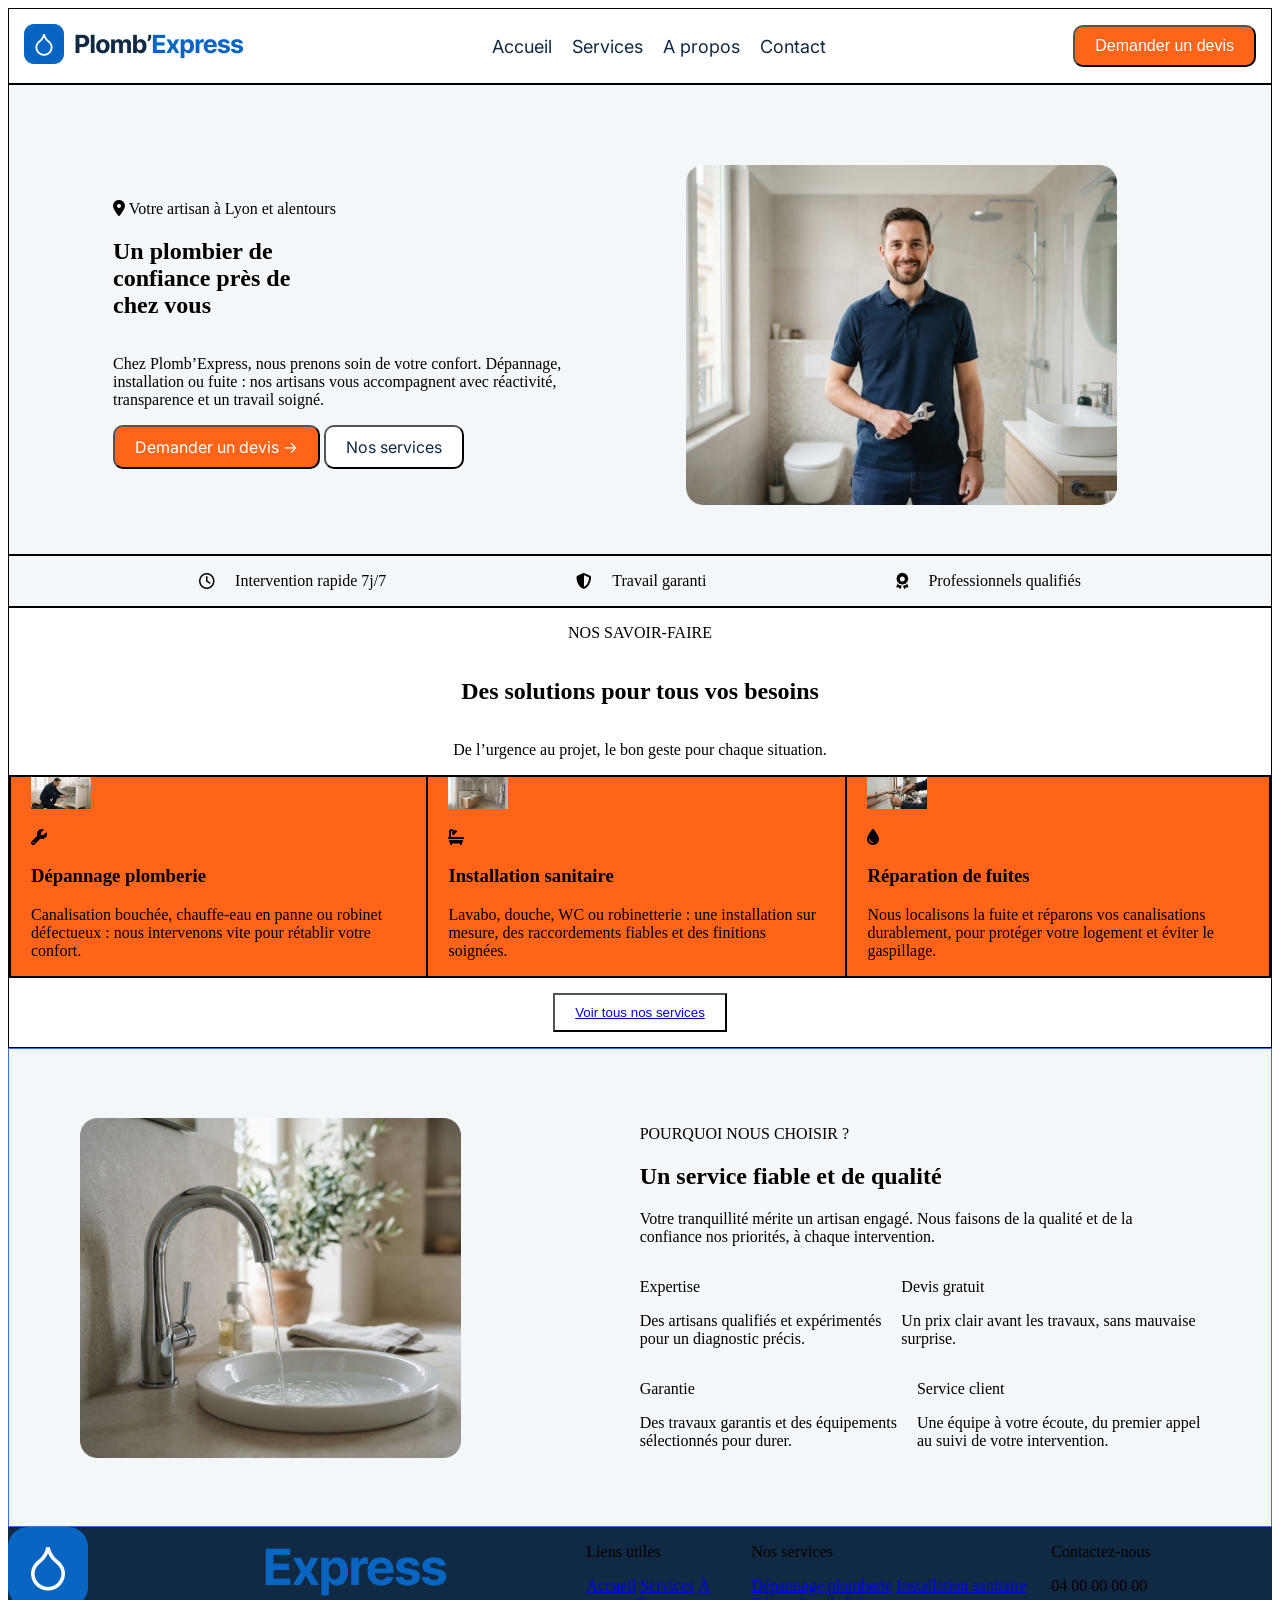
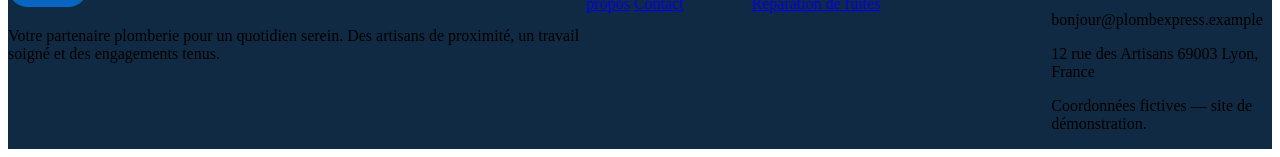
<file: Week-2/plomb-express/index.html>
<!DOCTYPE html>
<html lang="en">

<head>
    <meta charset="UTF-8">
    <meta name="viewport" content="width=device-width, initial-scale=1.0">
    <link rel="stylesheet" href="css/style.css">
    <link
        href="https://fonts.googleapis.com/css2?family=Inter:ital,opsz,wght@0,14..32,100..900;1,14..32,100..900&display=swap"
        rel="stylesheet">

    <link rel="stylesheet" href="https://cdnjs.cloudflare.com/ajax/libs/font-awesome/6.7.2/css/all.min.css">

    <title>plompexpress</title>
</head>

<body>
    <header class="header">

        <a href="#" class="logo">
            <img src="assets/images/logo.png" alt="logo of plomo express">
        </a>
        <nav class="navbar">
            <a href="#">Accueil</a>
            <a href="#">Services</a>
            <a href="#">A propos</a>
            <a href="#">Contact</a>
        </nav>

        <button class="headerbutton"><a href="#"> Demander un devis</a></button>

    </header>
    <main>
        <section class="heropart">
            <div class="presentation">
                <div class="heropromise">
                    <div class="iconsofhero">
                        <i class="fa-solid fa-location-dot"></i>
                        <span class="span">Votre artisan à Lyon et alentours</span>
                    </div>
                    <h1>Un plombier de <br> confiance près de <br> chez vous</h1>
                    <p>Chez Plomb’Express, nous prenons soin de votre confort. Dépannage,<br> installation ou fuite :
                        nos
                        artisans vous accompagnent avec réactivité,<br> transparence et un travail soigné.</p>
                    <div>
                        <button class="button1"><a href="#"> Demander un devis → </a></button>
                        <button class="button2"><a href="#"> Nos services </a></button>
                    </div>
                </div>
                <div class="heroimage"><img src="assets/images/hero.png"></div>
            </div>
        </section>
        <div class="heroengagements">
            <div class="icons">
                <i class="fa-regular fa-clock"></i>
                <p>Intervention rapide 7j/7</p>
            </div>
            <div class="icons">
                <i class="fa-solid fa-shield-halved"></i>
                <p>Travail garanti</p>
            </div>
            <div class="icons">
                <i class="fa-solid fa-award"></i>
                <p>Professionnels qualifiés</p>
            </div>
        </div>
        <!-- section 2 -->
        <section class="services">
            <div class="part1service">
                <p>NOS SAVOIR-FAIRE</p>
                <h2>Des solutions pour tous vos besoins</h2>
                <p>De l’urgence au projet, le bon geste pour chaque situation.</p>
            </div>

            <div class="part2service">
                <article class="card">
                    <img src="assets/images/article1.png" alt=" service of ">
                    <div class="card-body">
                        <div class="card-icon"><i class="fa-solid fa-wrench"></i></div>
                        <h3>Dépannage plomberie</h3>
                        <p>Canalisation bouchée, chauffe-eau en panne ou robinet défectueux : nous intervenons vite pour
                            rétablir votre confort.</p>
                    </div>
                </article>

                <article class="card">
                    <img src="assets/images/article-2.png" alt="installation">
                    <div class="card-body">
                        <div class="card-icon"><i class="fa-solid fa-bath"></i></div>
                        <h3>Installation sanitaire</h3>
                        <p>Lavabo, douche, WC ou robinetterie : une installation sur mesure, des raccordements fiables
                            et des finitions soignées.</p>
                    </div>
                </article>

                <article class="card">
                    <img src="assets/images/article3.png" alt="reparation des fuites">
                    <div class="card-body">
                        <div class="card-icon"><i class="fa-solid fa-droplet"></i></div>
                        <h3>Réparation de fuites</h3>
                        <p>Nous localisons la fuite et réparons vos canalisations durablement, pour protéger votre
                            logement et éviter le gaspillage.</p>
                    </div>
                </article>
            </div>

            <div class="part3service">
                <button class="service-button"><a href="#">Voir tous nos services</a></button>
            </div>
        </section>


        <section class="trustsection">
            <div class="trustimage"><img src="assets/images/trustsection.png"></div>
            <div class="trustdroit">
                <div class="trustcard1">
                    <p>POURQUOI NOUS CHOISIR ?</p>
                    <div>
                        <h2>Un service fiable et de qualité</h2>
                    </div>
                    <p>Votre tranquillité mérite un artisan engagé. Nous faisons de la qualité et de la <br>confiance
                        nos
                        priorités, à chaque intervention.</p>
                </div>

                <div class="trustcard2">
                    <div class="trustitem">
                        <p class="trusttitle">Expertise</p>
                        <p class="trusttext">Des artisans qualifiés et expérimentés<br> pour un diagnostic précis.</p>
                    </div>
                    <div class="trustitem">
                        <p class="trusttitle">Devis gratuit</p>
                        <p class="trusttext">Un prix clair avant les travaux, sans mauvaise <br>surprise.</p>
                    </div>
                </div>

                <div class="trustcard3">
                    <div class="trustitem">
                        <p class="trusttitle">Garantie</p>
                        <p class="trusttext">Des travaux garantis et des équipements<br> sélectionnés pour durer.</p>
                    </div>
                    <div class="trustitem">
                        <p class="trusttitle">Service client</p>
                        <p class="trusttext">Une équipe à votre écoute, du premier appel<br> au suivi de votre
                            intervention.
                        </p>
                    </div>
                </div>
            </div>
        </section>
    </main>
    <footer class="footter">
        <div class="footersection1">
            <div>
                <img src="assets/images/logo.png" alt="">
                <p>Votre partenaire plomberie pour un quotidien serein. Des artisans de proximité, un travail soigné et
                    des engagements tenus.</p>
            </div>
            <div class="linkedpages">
                <p>Liens utiles</p>
                <a href="#">Accueil</a>
                <a href="#">Services</a>
                <a href="#">À propos</a>
                <a href="#">Contact</a>
            </div>
            <div class="linkedarticles">
                <p>Nos services</p>
                <a href="#">Dépannage plomberie</a>
                <a href="#">Installation sanitaire</a>
                <a href="#">Réparation de fuites</a>
            </div>
            <div class="coordone">
                <p>Contactez-nous</p>
                <p>04 00 00 00 00</p>
                <p>bonjour@plombexpress.example</p>
                <p>12 rue des Artisans
                    69003 Lyon, France</p>
                <p>Coordonnées fictives — site de démonstration.</p>
            </div>
        </div>
    </footer>
</body>

</html>
</file>
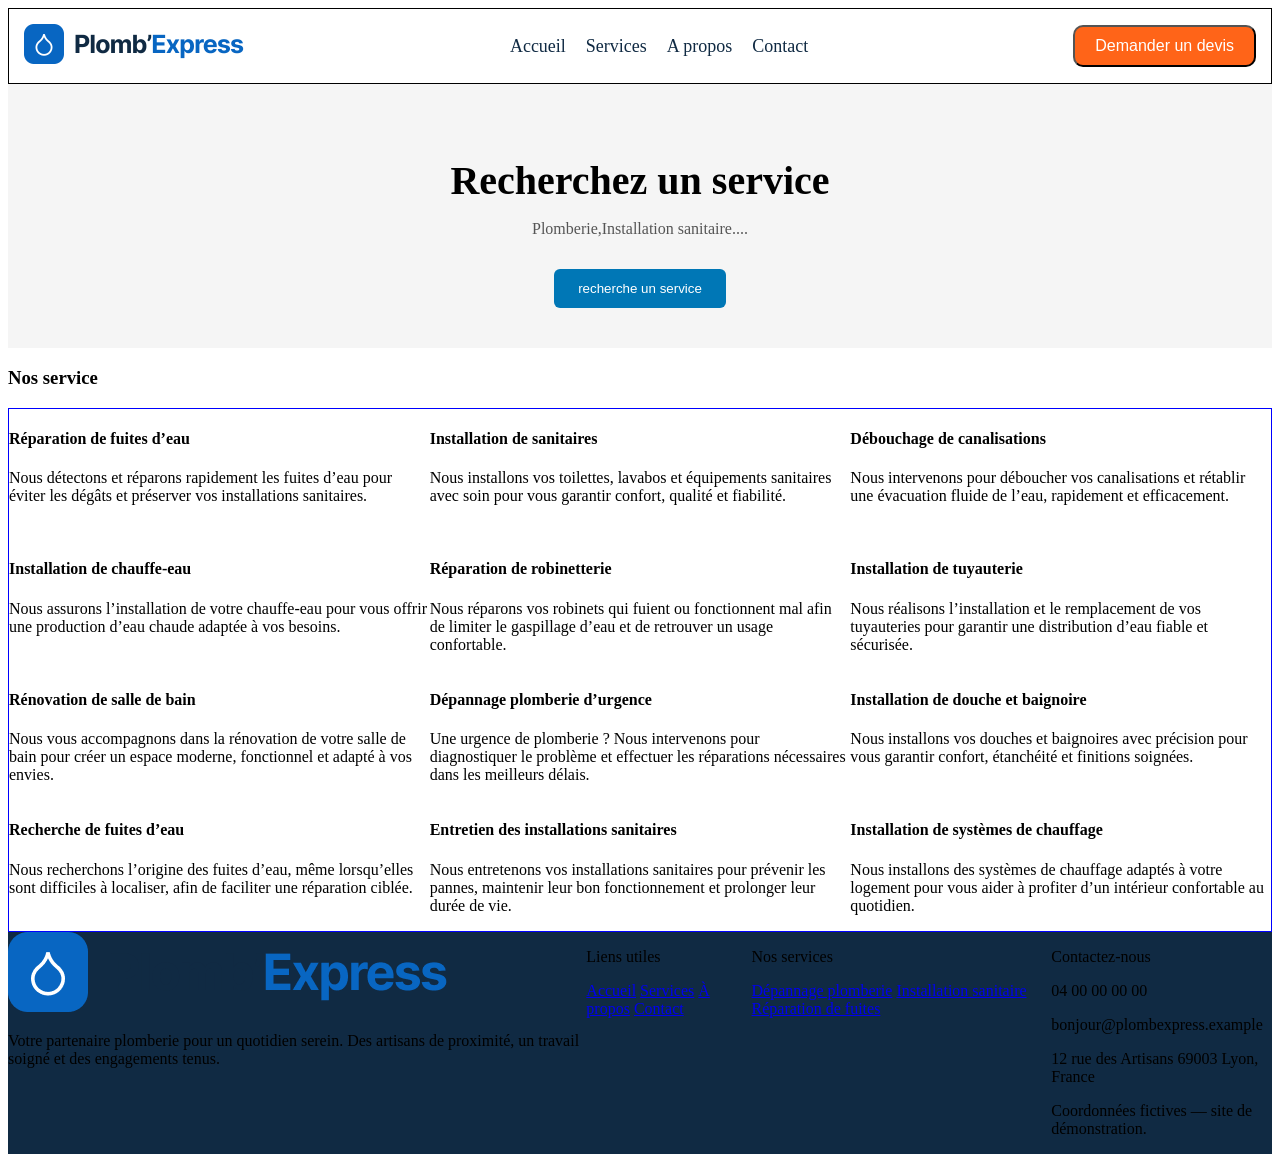
<file: Week-2/plomb-express/service.html>
<!DOCTYPE html>
<html lang="en">

<head>
    <meta charset="UTF-8">
    <meta name="viewport" content="width=device-width, initial-scale=1.0">
    <link rel="stylesheet" href="css/style.css">
    <title>services</title>
</head>

<body>
    <header class="header">

        <a href="#" class="logo">
            <img src="assets/images/logo.png" alt="logo of plomo express">
        </a>
        <nav class="navbar">
            <a href="#">Accueil</a>
            <a href="#">Services</a>
            <a href="#">A propos</a>
            <a href="#">Contact</a>
        </nav>

        <button class="headerbutton"><a href="#"> Demander un devis</a></button>

    </header>
    <main>
        <section class="recherche-service">
            <div class="recherche-service-content">
                <div class="recherche-service-text">
                    <h2>Recherchez un service</h2>
                </div>
                <div class="recherche-service-para">
                    <p>Plomberie,Installation sanitaire....</p>
                </div>
                <div class="recherche-service-button"><button class="recherchebutton"><a href="#"> recherche un
                            service</a></button></div>
            </div>
        </section>
        <div class="text-of-service">
            <h3>Nos service</h3>
        </div>

        <section class="nos-service">
            <div class="service service-1">
                <h4>Réparation de fuites d’eau</h4>
                <p>Nous détectons et réparons rapidement les fuites d’eau pour éviter les dégâts et préserver vos
                    installations sanitaires.</p>
            </div>

            <div class="service service-2">
                <h4>Installation de sanitaires</h4>
                <p>Nous installons vos toilettes, lavabos et équipements sanitaires avec soin pour vous garantir
                    confort, qualité et fiabilité.</p>
            </div>

            <div class="service service-3">
                <h4>Débouchage de canalisations</h4>
                <p>Nous intervenons pour déboucher vos canalisations et rétablir une évacuation fluide de l’eau,
                    rapidement et efficacement.</p>
            </div>

            <div class="service service-4">
                <h4>Installation de chauffe-eau</h4>
                <p>Nous assurons l’installation de votre chauffe-eau pour vous offrir une production d’eau chaude
                    adaptée à vos besoins.</p>
            </div>

            <div class="service service-5">
                <h4>Réparation de robinetterie</h4>
                <p>Nous réparons vos robinets qui fuient ou fonctionnent mal afin de limiter le gaspillage d’eau et
                    de retrouver un usage confortable.</p>
            </div>

            <div class="service service-6">
                <h4>Installation de tuyauterie</h4>
                <p>Nous réalisons l’installation et le remplacement de vos tuyauteries pour garantir une
                    distribution d’eau fiable et sécurisée.</p>
            </div>

            <div class="service service-7">
                <h4>Rénovation de salle de bain</h4>
                <p>Nous vous accompagnons dans la rénovation de votre salle de bain pour créer un espace moderne,
                    fonctionnel et adapté à vos envies.</p>
            </div>

            <div class="service service-8">
                <h4>Dépannage plomberie d’urgence</h4>
                <p>Une urgence de plomberie ? Nous intervenons pour diagnostiquer le problème et effectuer les
                    réparations nécessaires dans les meilleurs délais.</p>
            </div>

            <div class="service service-9">
                <h4>Installation de douche et baignoire</h4>
                <p>Nous installons vos douches et baignoires avec précision pour vous garantir confort, étanchéité
                    et finitions soignées.</p>
            </div>

            <div class="service service-10">
                <h4>Recherche de fuites d’eau</h4>
                <p>Nous recherchons l’origine des fuites d’eau, même lorsqu’elles sont difficiles à localiser, afin
                    de faciliter une réparation ciblée.</p>
            </div>

            <div class="service service-11">
                <h4>Entretien des installations sanitaires</h4>
                <p>Nous entretenons vos installations sanitaires pour prévenir les pannes, maintenir leur bon
                    fonctionnement et prolonger leur durée de vie.</p>
            </div>

            <div class="service service-12">
                <h4>Installation de systèmes de chauffage</h4>
                <p>Nous installons des systèmes de chauffage adaptés à votre logement pour vous aider à profiter
                    d’un intérieur confortable au quotidien.</p>
            </div>
        </section>
    </main>
    <footer class="footter">
        <div class="footersection1">
            <div>
                <img src="assets/images/logo.png" alt="">
                <p>Votre partenaire plomberie pour un quotidien serein. Des artisans de proximité, un travail soigné et
                    des engagements tenus.</p>
            </div>
            <div class="linkedpages">
                <p>Liens utiles</p>
                <a href="#">Accueil</a>
                <a href="#">Services</a>
                <a href="#">À propos</a>
                <a href="#">Contact</a>
            </div>
            <div class="linkedarticles">
                <p>Nos services</p>
                <a href="#">Dépannage plomberie</a>
                <a href="#">Installation sanitaire</a>
                <a href="#">Réparation de fuites</a>
            </div>
            <div class="coordone">
                <p>Contactez-nous</p>
                <p>04 00 00 00 00</p>
                <p>bonjour@plombexpress.example</p>
                <p>12 rue des Artisans
                    69003 Lyon, France</p>
                <p>Coordonnées fictives — site de démonstration.</p>
            </div>
        </div>
    </footer>
</body>

</html>
</file>
<file: Week-2/plomb-express/css/style.css>
.header {
    display: flex;
    flex-direction: row;
    justify-content: space-between;
    align-items: center;
    gap: 190px;
    padding: 15px;
    background-color: #FFFFFF;
    border: 1px solid black;
}

.logo img {
    width: 221px;
    height: 40px;
}

.navbar {
    display: flex;
    gap: 20px;
}

.navbar a {
    text-decoration: none;
    font-family: inter;
    font-style: normal;
    font-size: 18px;
    color: #102A43;
}

.navbar a:hover {
    color: blue;
    text-decoration: underline;
}

.headerbutton {
    padding-right: 20px;
    padding-left: 20px;
    padding-bottom: 10px;
    padding-top: 10px;
    gap: 12px;
    border-radius: 10px;
    background-color: #FF6418;
}

.headerbutton a {
    font-family: "Inter" sans-serif;
    font-style: Bold;
    font-size: 16px;
    color: #FFFFFF;
    text-decoration: none;
}

.headerbutton a:hover {
    color: black;
    text-decoration: underline;
}

/*
  now hero part
  section 1
*/

.heropart {
    display: flex;
    justify-content: space-between;
    align-items: center;
    padding-top: 40px;
    padding-right: 104px;
    padding-left: 104px;
    padding-bottom: 10px;
    border: 1px solid black;
    background-color: #F3F7FA;
}

.presentation {
    display: flex;
    justify-content: center;
    align-items: center;
    /* border: 1px solid black; */
    width: 100%;
    height: 419px;
    gap: 24px;

}

.heropromise {
    display: flex;
    flex-direction: column;
    justify-content: flex-start;
    /* border: 1px solid black; */
    width: 50%;
}

.heroimage {
    display: flex;
    flex-direction: row;
    justify-content: center;
    width: 560px;
    height: 340px;
}

.heropromise button {
    font-family: "Inter", sans-serif;
    font-style: Bold;
    font-size: 16px;
    color: #FFFFFF;
    text-decoration: none;
}

.button1 {
    padding-right: 20px;
    padding-left: 20px;
    padding-bottom: 10px;
    padding-top: 10px;
    gap: 12px;
    border-radius: 10px;
    background-color: #FF6418;
}

.button1 a {
    color: white;
    text-decoration: none;
}

.button1 a:hover {
    color: black;
    text-decoration: underline;
}

.button2 {
    padding-right: 20px;
    padding-left: 20px;
    padding-bottom: 10px;
    padding-top: 10px;
    gap: 12px;
    border-radius: 10px;
    background-color: white;
}

.button2 a {
    color: #102A43;
    text-decoration: none;
}

.button2 a:hover {
    color: blue;
    text-decoration: underline;
}

.heroengagements {
    display: flex;
    justify-content: space-evenly;
    border: 1px solid black;
    background-color: #F3F7FA;
}

.heroengagements i {
    display: flex;
    align-items: center;
    justify-content: center;
}

.icons {
    display: flex;
    gap: 20px;
}

/*
  now hero part
  section 2
*/
.services {
    border: 1px solid black;

}

.part1service {
    display: flex;
    flex-direction: column;
    align-items: center;
}

.part2service {
    display: flex;
    justify-content: center;
    border: 1px solid black;
    background-color: #FF6418;
}
.card{
    display: flex;
    flex-direction: column;
    justify-items: center;
    border: 1px solid black;
    gap: 20px;
    padding-left: 20px;
    padding-right: 20px;
}

.part2service article img {
    width: 60px; 
    height: auto;
}

/* part3service */
.part3service{
    display: flex;
    justify-content: center;
    padding-top: 15px;
    padding-bottom: 15px;
}
.service-button{
    padding-right: 20px;
    padding-left: 20px;
    padding-bottom: 10px;
    padding-top: 10px;
    gap: 12px;
    background-color: white;
}
/* trust sections */
.trustsection{
    display: flex;
    justify-content: center;
    align-items: center;
    padding: 60px;
    border: 1px solid royalblue;
    background-color: #F3F7FA;
}



.trustimage{
    display: flex;
    width: 560px;
    height: 340px;
}
.trustdroit{
    display: flex;
    flex-direction: column;
    justify-items: center;
    /* border: 1px solid red; */
}

.trustcard2{
    display: flex;
    gap: 20px;
}
.trustcard3{
    display: flex;
    gap: 20px;
}

/* Footer section */
.footter{
    display: flex;
    background-color: #102A43;
}
.footersection1{
    display: flex;
    justify-content: center;
}


/* page 2 services */
.nos-service{
    display: grid;
    grid-template-columns: repeat(3,1fr);
    grid-template-rows: repeat(4,1fr);
    border: 1px solid blue;
}

.recherche-service {
    background-color: #f5f5f5;
    padding: 40px 20px;
}

.recherche-service-content {
    text-align: center;
    max-width: 800px;
    margin: 0 auto;
}

.recherche-service-text h2 {
    font-size: 40px;
    margin-bottom: 15px;
}

.recherche-service-para p {
    color: #555;
    font-size: 16px;
}

.recherchebutton {
    background-color: #0077b6;
    padding: 12px 24px;
    border: none;
    border-radius: 6px;
    margin-top: 15px;
}

.recherchebutton a {
    color: white;
    text-decoration: none;
}
</file>
